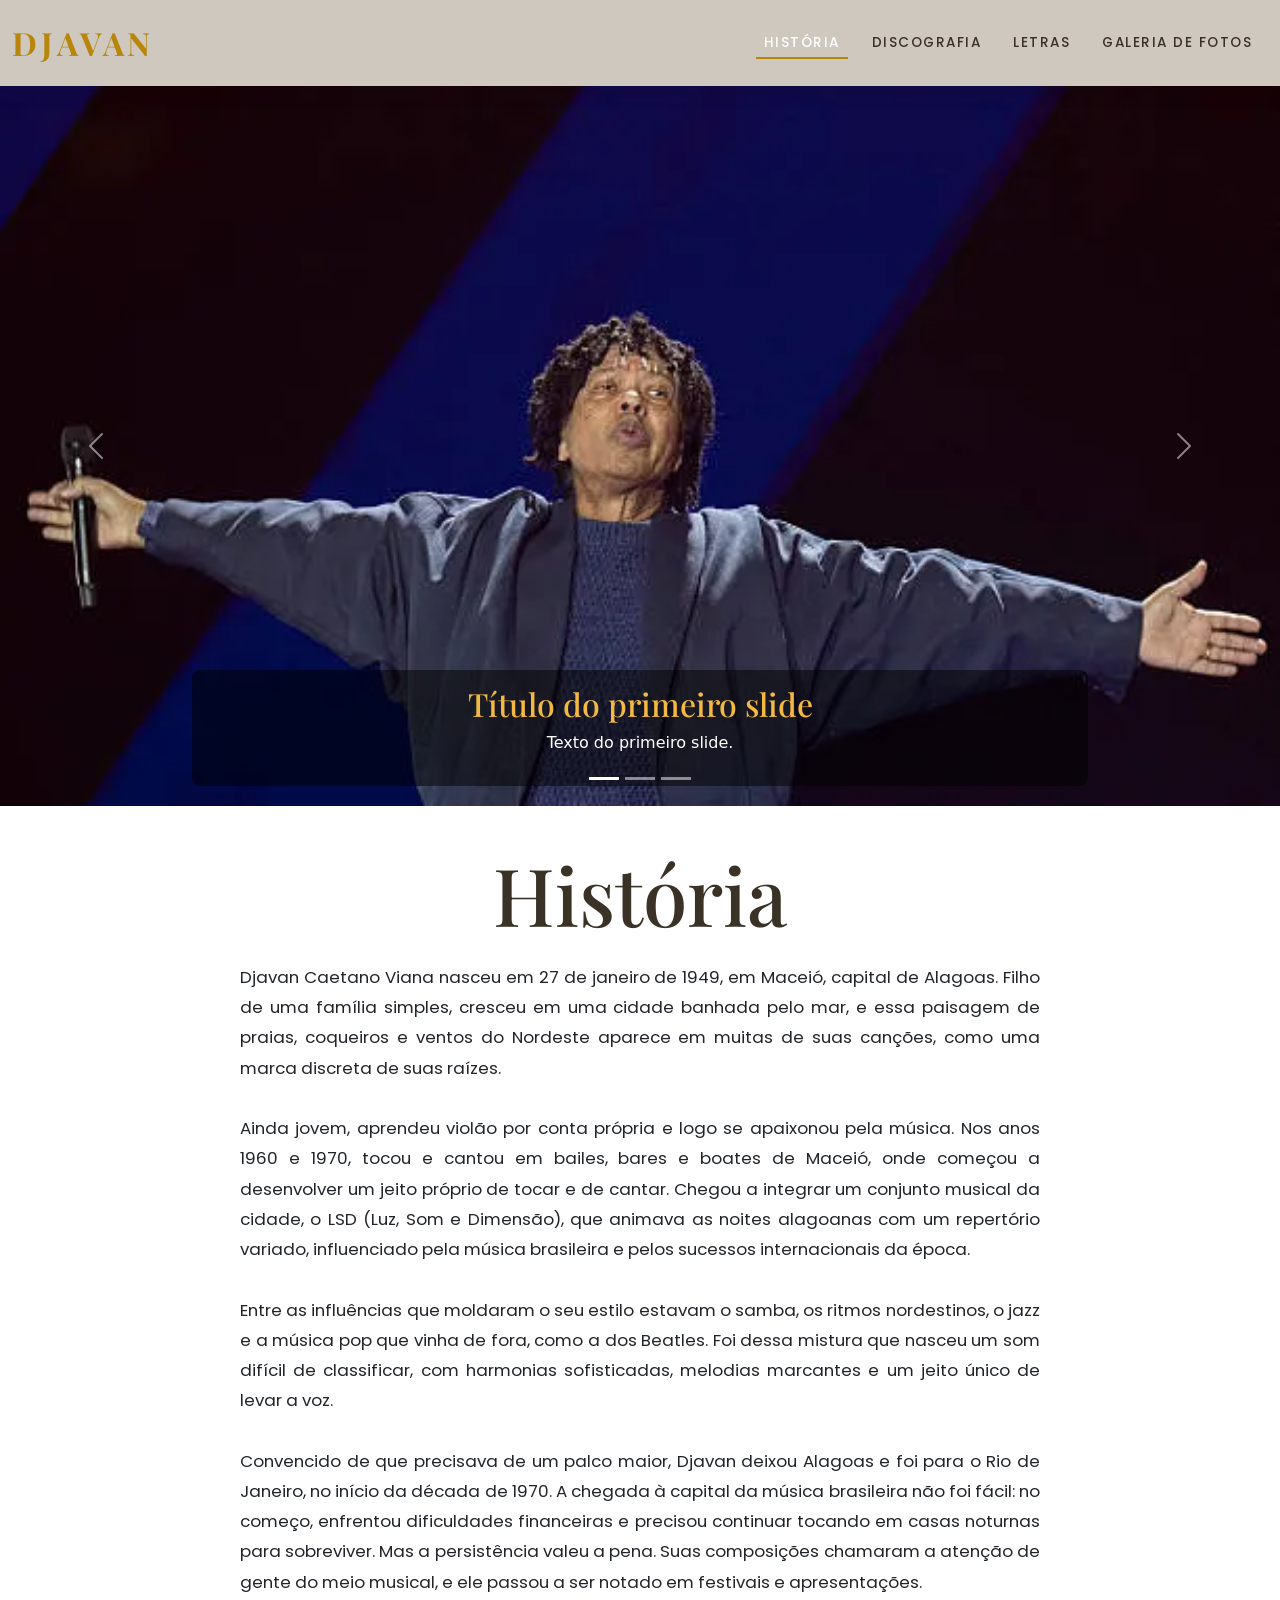
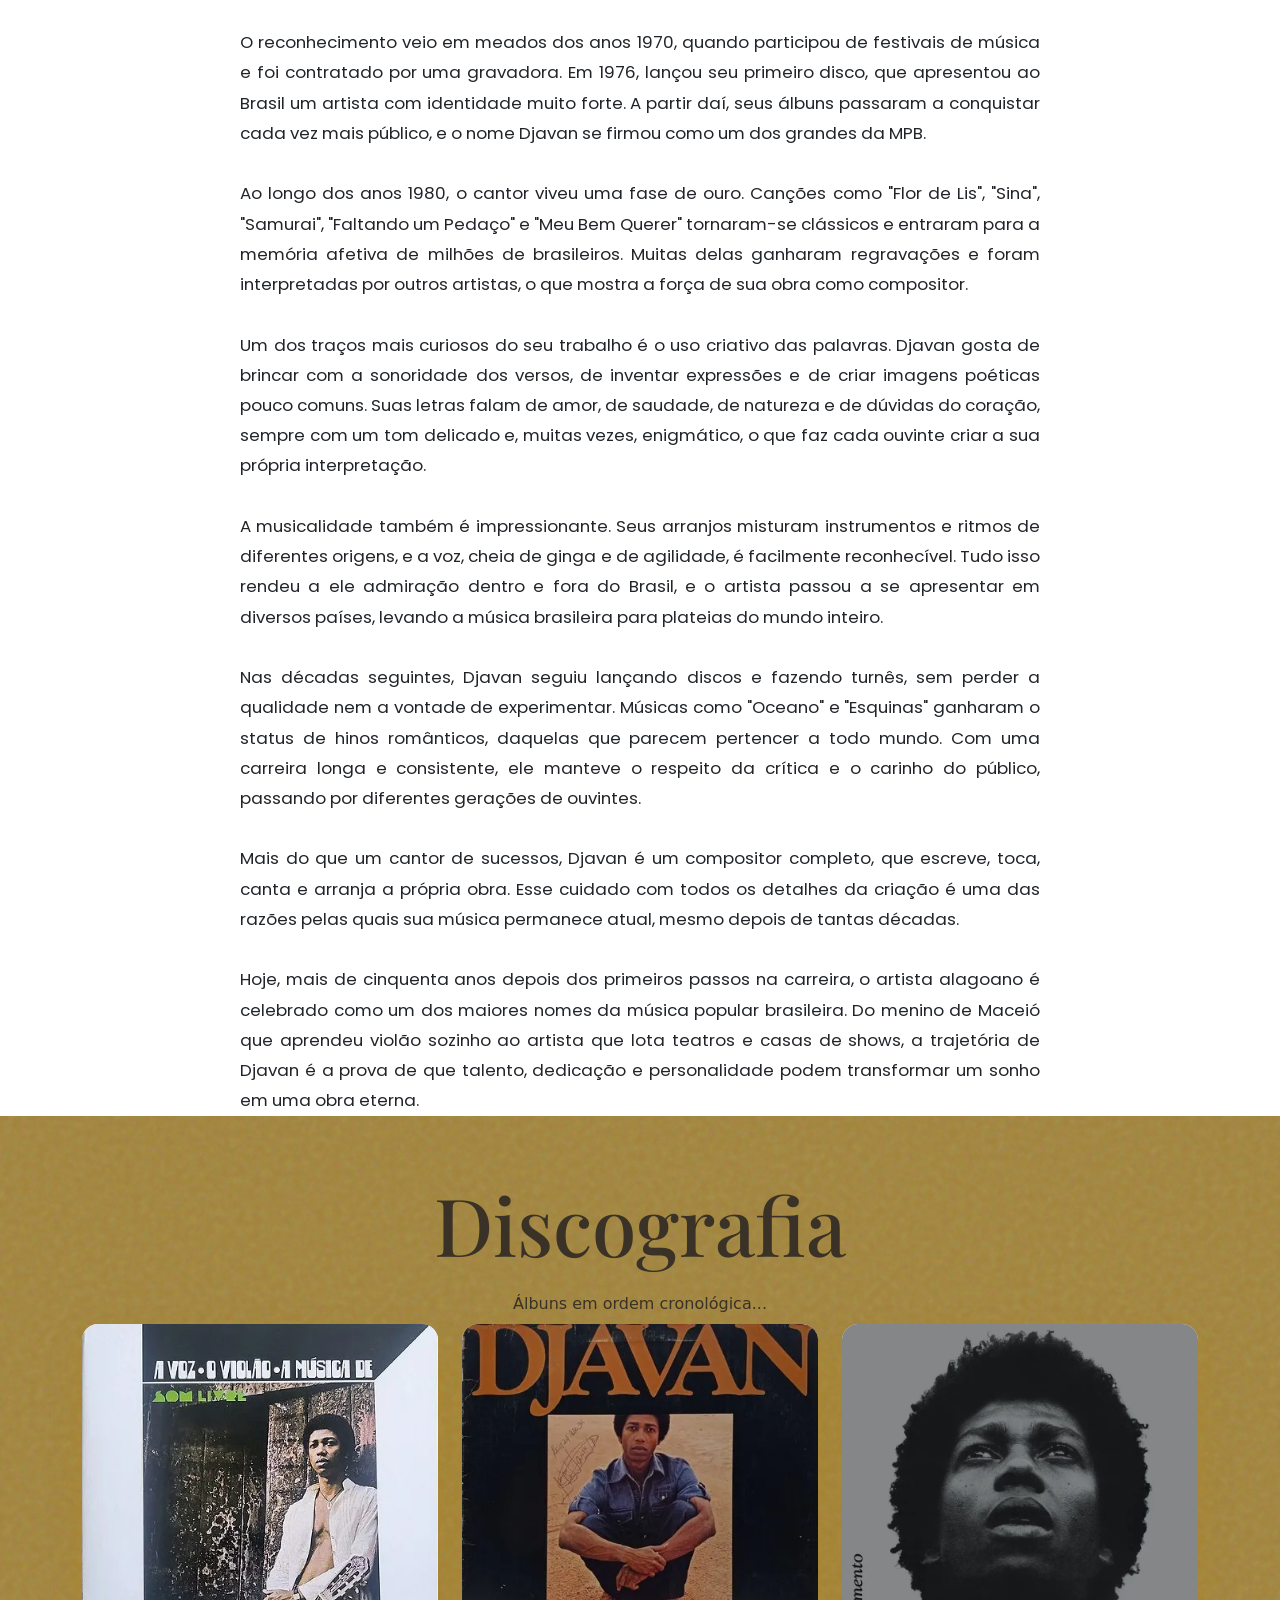
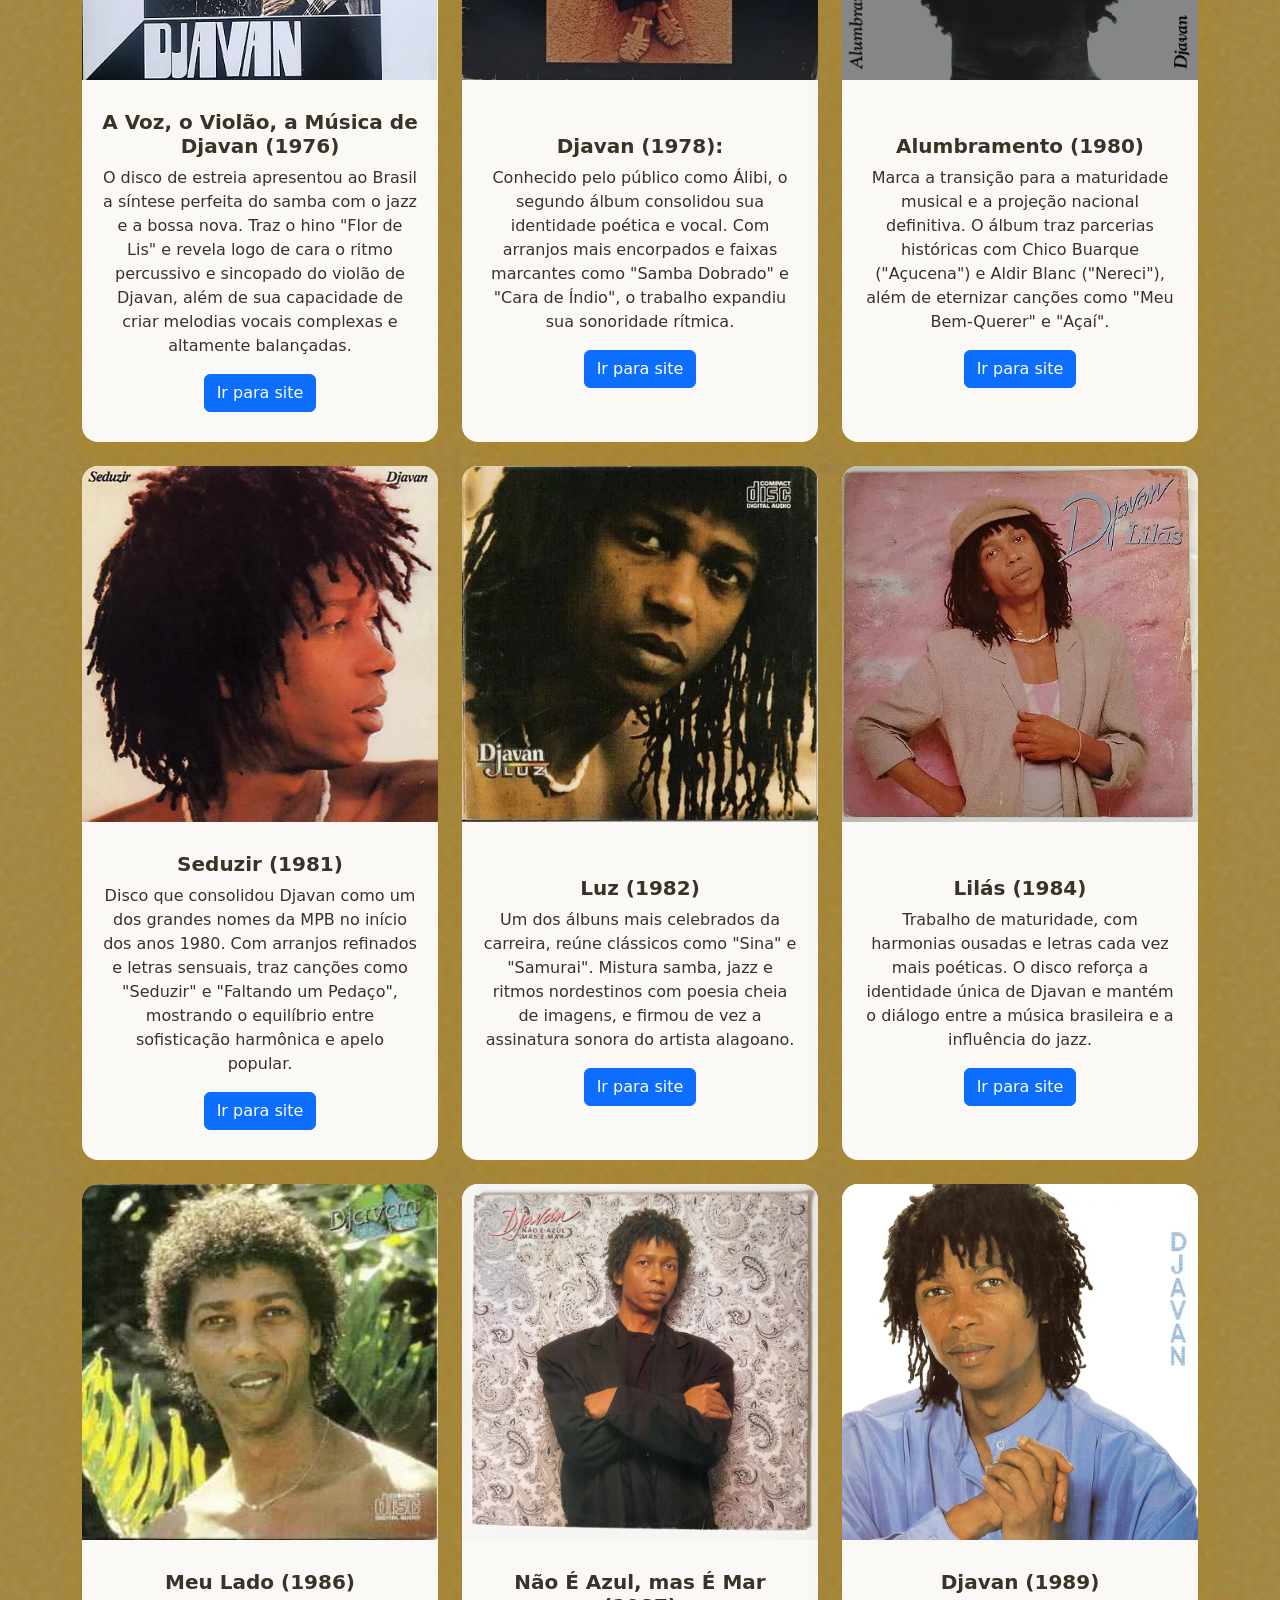
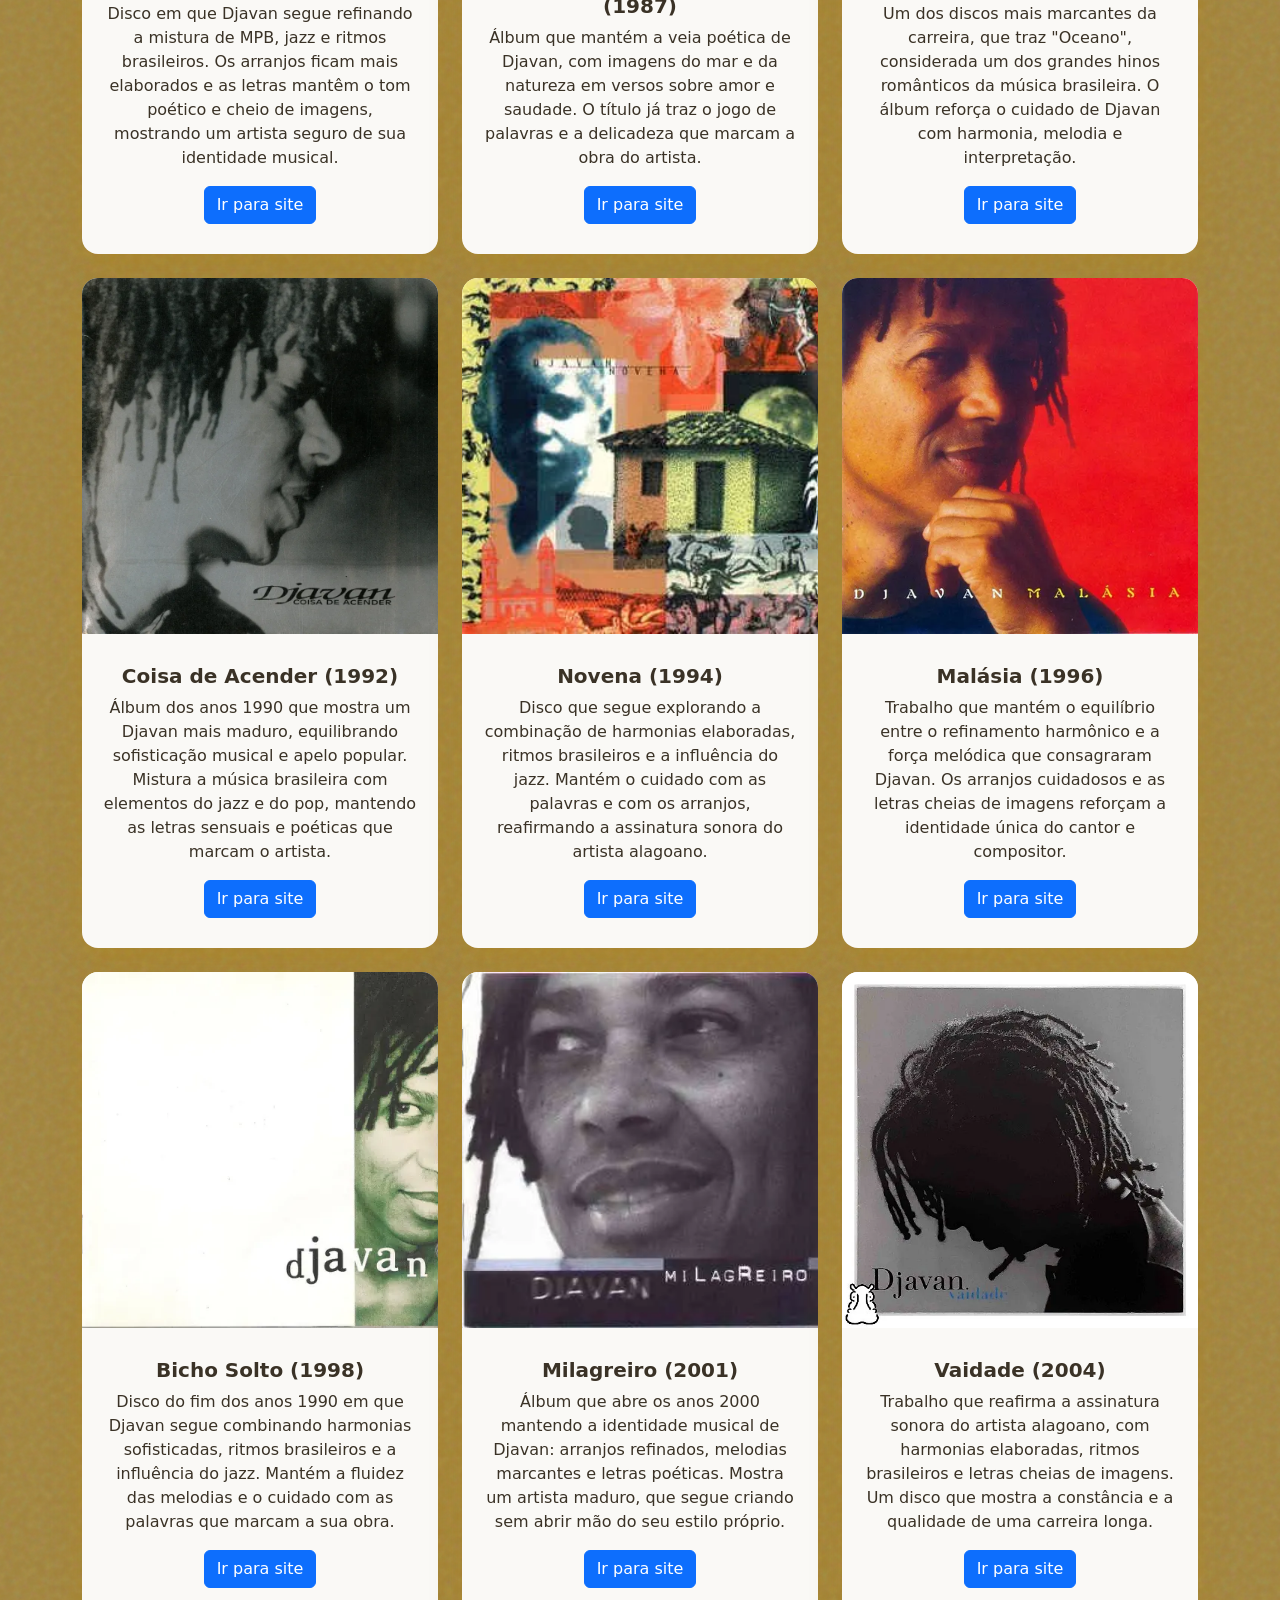
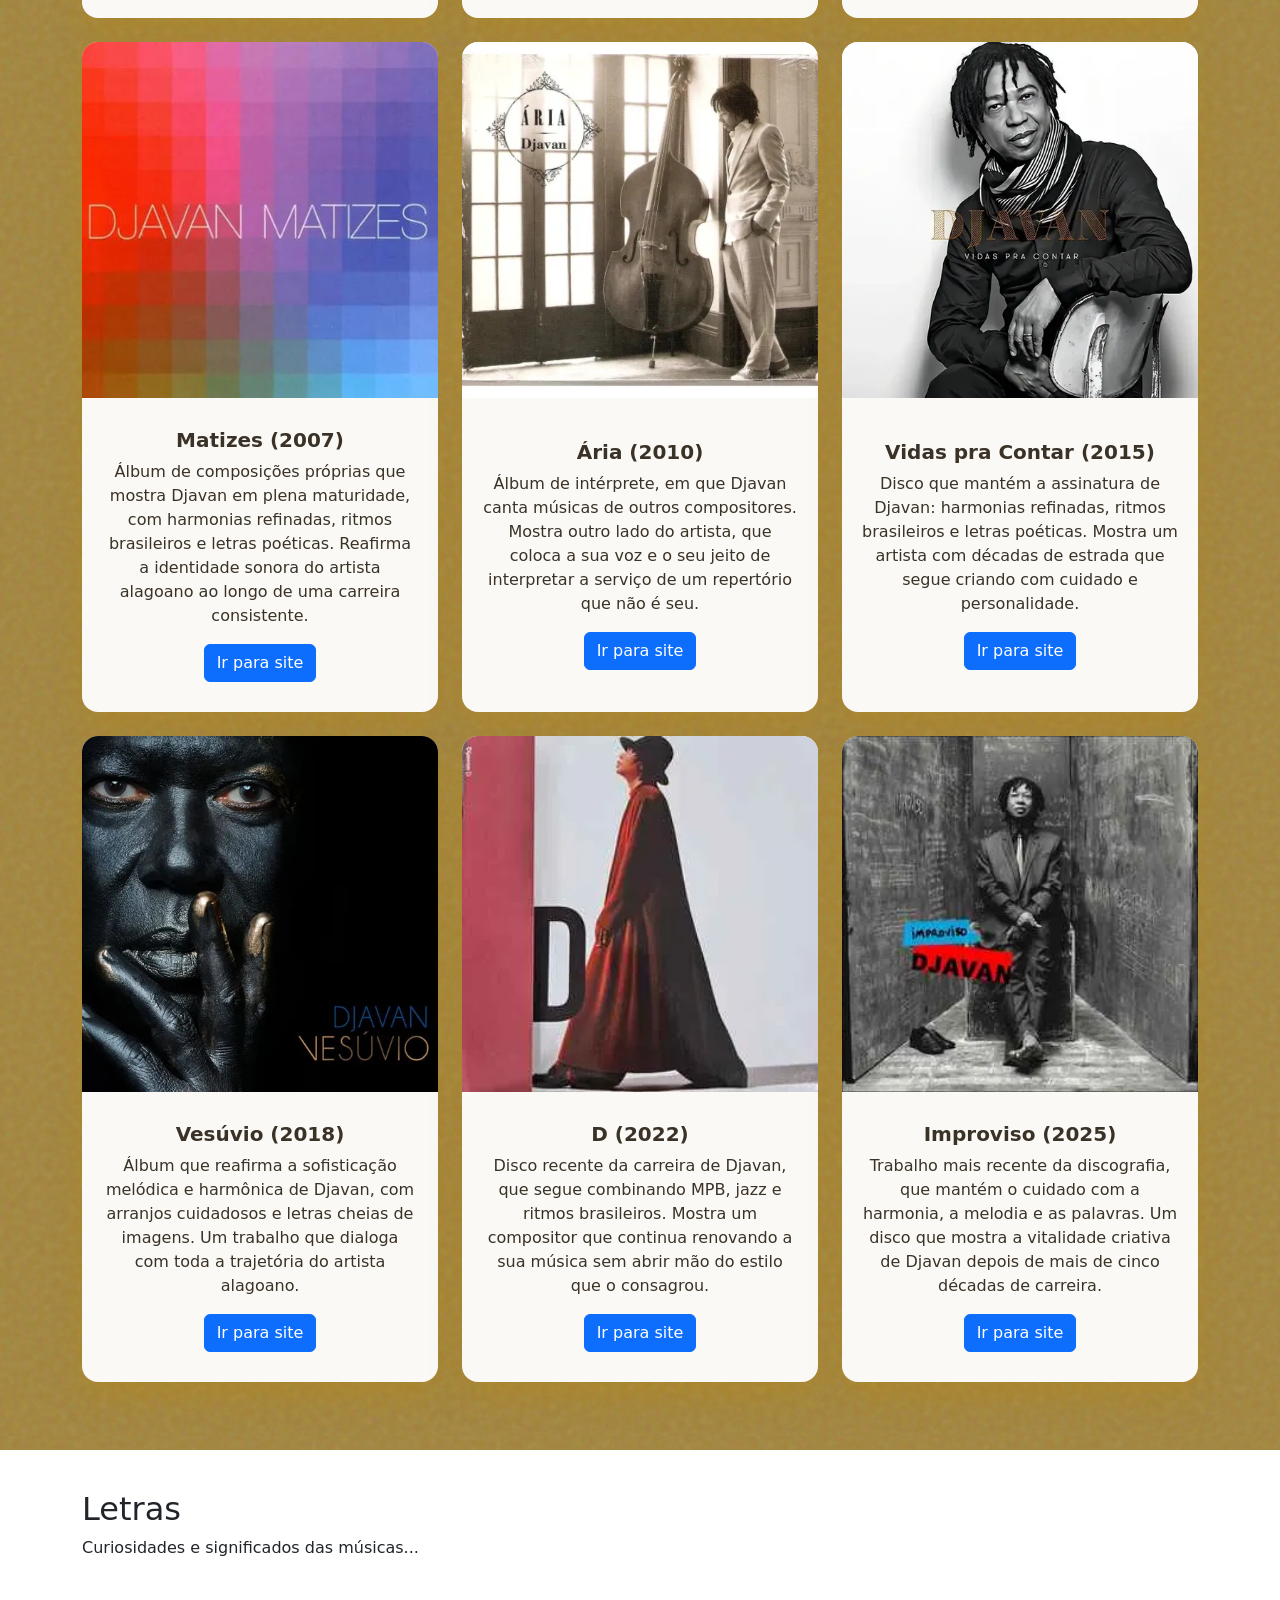
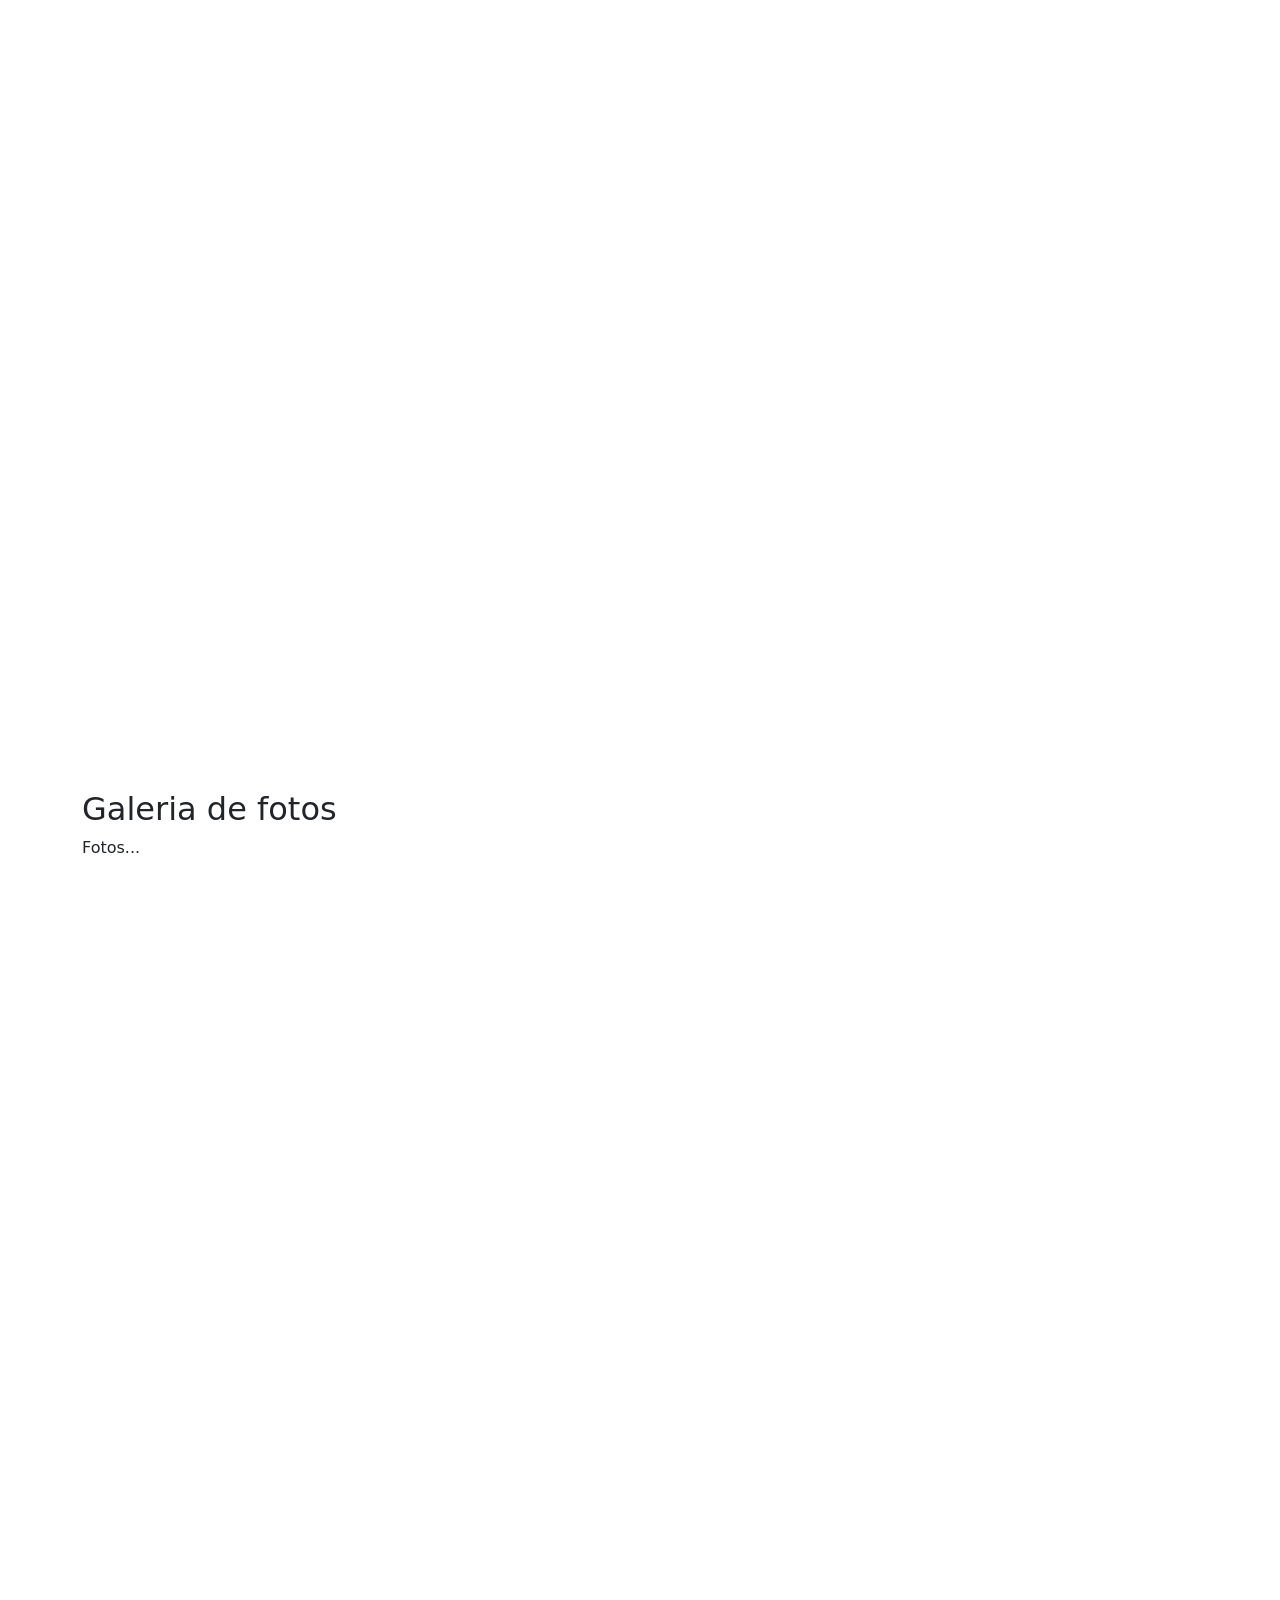
<file: santtdev/index.html>
<!DOCTYPE html>
<html lang="pt-br">
<head>
  <meta charset="UTF-8">
  <meta name="viewport" content="width=device-width, initial-scale=1.0">
  <title>DJAVAN</title>

 
  <link href="https://cdn.jsdelivr.net/npm/bootstrap@5.3.3/dist/css/bootstrap.min.css" rel="stylesheet">
  <link href="https://fonts.googleapis.com/css2?family=Playfair+Display:wght@700&family=Poppins:wght@400;500&display=swap" rel="stylesheet">
  
  <link rel="stylesheet" href="style.css">
</head>
<body>

  <!-- navbar -->
  <nav class="navbar navbar-expand-lg sticky-top" data-bs-theme="dark">
    <div class="container-fluid">
      <a class="navbar-brand" href="#inicio">DJAVAN</a>
      <button class="navbar-toggler" type="button" data-bs-toggle="collapse" data-bs-target="#navbarNavAltMarkup" aria-controls="navbarNavAltMarkup" aria-expanded="false" aria-label="Toggle navigation">
        <span class="navbar-toggler-icon"></span>
      </button>
      <div class="collapse navbar-collapse" id="navbarNavAltMarkup">
        <div class="navbar-nav ms-auto">
          <a class="nav-link active" aria-current="page" href="#historia">História</a>
          <a class="nav-link" href="#discografia">Discografia</a>
          <a class="nav-link" href="#letras">Letras</a>
          <a class="nav-link" href="#galeria">Galeria de fotos</a>
        </div>
      </div>
    </div>
  </nav>

  <!-- carrossel -->
  <div id="inicio">
    <div id="carouselExampleCaptions" class="carousel slide" data-bs-ride="carousel">
      <div class="carousel-indicators">
        <button type="button" data-bs-target="#carouselExampleCaptions" data-bs-slide-to="0" class="active" aria-current="true" aria-label="Slide 1"></button>
        <button type="button" data-bs-target="#carouselExampleCaptions" data-bs-slide-to="1" aria-label="Slide 2"></button>
        <button type="button" data-bs-target="#carouselExampleCaptions" data-bs-slide-to="2" aria-label="Slide 3"></button>
      </div>

      <div class="carousel-inner">
        <div class="carousel-item active">
          <img src="brazilian-singer-songwriter-djavan-performs-during-his-djavanear-50-anos-so-sucessos-tour-at.webp" class="d-block w-100" alt="Djavan em show da turnê 50 anos">
          <div class="carousel-caption d-none d-md-block">
            <h5>Título do primeiro slide</h5>
            <p>Texto do primeiro slide.</p>
          </div>
        </div>

        <div class="carousel-item">
          <img src="djavan_improviso_bis-1920x0-c-default.webp" class="d-block w-100" alt="Djavan em apresentação">
          <div class="carousel-caption d-none d-md-block">
            <h5>Título do segundo slide</h5>
            <p>Texto do segundo slide.</p>
          </div>
        </div>

        <div class="carousel-item">
          
          <img src="rio-de-janeiro-brazil-djavan-performs-at-the-mundo-stage-during-the-rock-in-rio-festival-at.webp" class="d-block w-100" alt="Djavan">
          <div class="carousel-caption d-none d-md-block">
            <h5>Título do terceiro slide</h5>
            <p>Texto do terceiro slide.</p>
          </div>
        </div>
      </div>

      <button class="carousel-control-prev" type="button" data-bs-target="#carouselExampleCaptions" data-bs-slide="prev">
        <span class="carousel-control-prev-icon" aria-hidden="true"></span>
        <span class="visually-hidden">Anterior</span>
      </button>
      <button class="carousel-control-next" type="button" data-bs-target="#carouselExampleCaptions" data-bs-slide="next">
        <span class="carousel-control-next-icon" aria-hidden="true"></span>
        <span class="visually-hidden">Próximo</span>
      </button>
    </div>
  </div>

  <section id="historia" class="container">
    <h1 class = "TXTcomeço">História</h1>
    <p class = "texto-padrao" > Djavan Caetano Viana nasceu em 27 de janeiro de 1949, em Maceió, capital de Alagoas. 
    Filho de uma família simples, cresceu em uma cidade banhada pelo mar, e essa paisagem 
    de praias, coqueiros e ventos do Nordeste aparece em muitas de suas canções, como uma 
    marca discreta de suas raízes.
    <br><br>
    Ainda jovem, aprendeu violão por conta própria e logo se apaixonou pela música. Nos anos 
    1960 e 1970, tocou e cantou em bailes, bares e boates de Maceió, onde começou a 
    desenvolver um jeito próprio de tocar e de cantar. Chegou a integrar um conjunto musical 
    da cidade, o LSD (Luz, Som e Dimensão), que animava as noites alagoanas com um repertório 
    variado, influenciado pela música brasileira e pelos sucessos internacionais da época.
    <br><br>
    Entre as influências que moldaram o seu estilo estavam o samba, os ritmos nordestinos, 
    o jazz e a música pop que vinha de fora, como a dos Beatles. Foi dessa mistura que nasceu 
    um som difícil de classificar, com harmonias sofisticadas, melodias marcantes e um jeito 
    único de levar a voz.
    <br><br>
    Convencido de que precisava de um palco maior, Djavan deixou Alagoas e foi para o Rio de 
    Janeiro, no início da década de 1970. A chegada à capital da música brasileira não foi 
    fácil: no começo, enfrentou dificuldades financeiras e precisou continuar tocando em 
    casas noturnas para sobreviver. Mas a persistência valeu a pena. Suas composições 
    chamaram a atenção de gente do meio musical, e ele passou a ser notado em festivais e 
    apresentações.
    <br><br>
    O reconhecimento veio em meados dos anos 1970, quando participou de festivais de música 
    e foi contratado por uma gravadora. Em 1976, lançou seu primeiro disco, que apresentou ao 
    Brasil um artista com identidade muito forte. A partir daí, seus álbuns passaram a 
    conquistar cada vez mais público, e o nome Djavan se firmou como um dos grandes da MPB.
    <br><br>
    Ao longo dos anos 1980, o cantor viveu uma fase de ouro. Canções como "Flor de Lis", 
    "Sina", "Samurai", "Faltando um Pedaço" e "Meu Bem Querer" tornaram-se clássicos e 
    entraram para a memória afetiva de milhões de brasileiros. Muitas delas ganharam 
    regravações e foram interpretadas por outros artistas, o que mostra a força de sua 
    obra como compositor.
    <br><br>
    Um dos traços mais curiosos do seu trabalho é o uso criativo das palavras. Djavan gosta 
    de brincar com a sonoridade dos versos, de inventar expressões e de criar imagens 
    poéticas pouco comuns. Suas letras falam de amor, de saudade, de natureza e de dúvidas 
    do coração, sempre com um tom delicado e, muitas vezes, enigmático, o que faz cada 
    ouvinte criar a sua própria interpretação.
    <br><br>
    A musicalidade também é impressionante. Seus arranjos misturam instrumentos e ritmos de 
    diferentes origens, e a voz, cheia de ginga e de agilidade, é facilmente reconhecível. 
    Tudo isso rendeu a ele admiração dentro e fora do Brasil, e o artista passou a se 
    apresentar em diversos países, levando a música brasileira para plateias do mundo inteiro.
    <br><br>
    Nas décadas seguintes, Djavan seguiu lançando discos e fazendo turnês, sem perder a 
    qualidade nem a vontade de experimentar. Músicas como "Oceano" e "Esquinas" ganharam 
    o status de hinos românticos, daquelas que parecem pertencer a todo mundo. Com 
    uma carreira longa e consistente, ele manteve o respeito da crítica e o carinho do 
    público, passando por diferentes gerações de ouvintes.
    <br><br>
    Mais do que um cantor de sucessos, Djavan é um compositor completo, que escreve, toca, 
    canta e arranja a própria obra. Esse cuidado com todos os detalhes da criação é uma das 
    razões pelas quais sua música permanece atual, mesmo depois de tantas décadas.
    <br><br>
    Hoje, mais de cinquenta anos depois dos primeiros passos na carreira, o artista alagoano 
    é celebrado como um dos maiores nomes da música popular brasileira. Do menino de Maceió 
    que aprendeu violão sozinho ao artista que lota teatros e casas de shows, a trajetória de 
    Djavan é a prova de que talento, dedicação e personalidade podem transformar um sonho 
    em uma obra eterna.</p>
  </section>
  <!-- lembrar que ao fim de cada secction muda a categoria -->
   <!-- discografia -->
  <section id="discografia" class="container2">
    <h1 class = "TXTcomeço">Discografia</h1>
    <p>Álbuns em ordem cronológica...</p>
<div class="container">
  <div class="row g-4">
    <!-- primeiro álbum -->
    <div class="col-12 col-md-6 col-lg-4">
      <div class="card h-100">
        <img src="album a voz o violao a musica de djavan.webp" class="card-img-top" alt="Capa do álbum A Voz, o Violão, a Música de Djavan">
        <div class="card-body">
          <h5 class="card-title">A Voz, o Violão, a Música de Djavan (1976)</h5>
          <p class="card-text">O disco de estreia apresentou ao Brasil a síntese perfeita do samba com o jazz e a bossa nova. Traz o hino "Flor de Lis" e revela logo de cara o ritmo percussivo e sincopado do violão de Djavan, além de sua capacidade de criar melodias vocais complexas e altamente balançadas.</p>
          <a href="a voz, o violão a musica de djavan.html" class="btn btn-primary">Ir para site</a>
        </div>
      </div>
    </div>
    <!-- segundo álbum -->
    <div class="col-12 col-md-6 col-lg-4">
      <div class="card h-100">
        <img src="djavan 1978.webp" class="card-img-top" alt="Capa do álbum A Voz, o Violão, a Música de Djavan">
        <div class="card-body">
          <h5 class="card-title">Djavan (1978):</h5>
          <p class="card-text">Conhecido pelo público como Álibi, o segundo álbum consolidou sua identidade poética e vocal. Com arranjos mais encorpados e faixas marcantes como "Samba Dobrado" e "Cara de Índio", o trabalho expandiu sua sonoridade rítmica.</p>
          <a href="djavan1978.html" class="btn btn-primary">Ir para site</a>
        </div>
      </div>
    </div>
    <!-- terceiro álbum -->
    <div class="col-12 col-md-6 col-lg-4">
      <div class="card h-100">
        <img src="alumbramento.webp" class="card-img-top" alt="Capa do álbum Alumbramento">
        <div class="card-body">
          <h5 class="card-title">Alumbramento (1980)</h5>
          <p class="card-text">Marca a transição para a maturidade musical e a projeção nacional definitiva. O álbum traz parcerias históricas com Chico Buarque ("Açucena") e Aldir Blanc ("Nereci"), além de eternizar canções como "Meu Bem-Querer" e "Açaí".</p>
          <a href="alumbramento.html" class="btn btn-primary">Ir para site</a>
        </div>
      </div>
    </div>

          <!-- quarto álbum -->
    <div class="col-12 col-md-6 col-lg-4">
      <div class="card h-100">
        <img src="seduzir.webp" class="card-img-top" alt="Capa do álbum Seduzir">
        <div class="card-body">
          <h5 class="card-title">Seduzir (1981)</h5>
          <p class="card-text">Disco que consolidou Djavan como um dos grandes nomes da MPB no início dos anos 1980. Com arranjos refinados e letras sensuais, traz canções como "Seduzir" e "Faltando um Pedaço", mostrando o equilíbrio entre sofisticação harmônica e apelo popular.</p>
          <a href="seduzir.html" class="btn btn-primary">Ir para site</a>
        </div>
      </div>
    </div>

    <!-- quinto álbum -->
    <div class="col-12 col-md-6 col-lg-4">
      <div class="card h-100">
        <img src="luz.webp" class="card-img-top" alt="Capa do álbum Luz">
        <div class="card-body">
          <h5 class="card-title">Luz (1982)</h5>
          <p class="card-text">Um dos álbuns mais celebrados da carreira, reúne clássicos como "Sina" e "Samurai". Mistura samba, jazz e ritmos nordestinos com poesia cheia de imagens, e firmou de vez a assinatura sonora do artista alagoano.</p>
          <a href="luz.html" class="btn btn-primary">Ir para site</a>
        </div>
      </div>
    </div>

    <!-- sexto álbum -->
    <div class="col-12 col-md-6 col-lg-4">
      <div class="card h-100">
        <img src="lilás.webp" class="card-img-top" alt="Capa do álbum Lilás">
        <div class="card-body">
          <h5 class="card-title">Lilás (1984)</h5>
          <p class="card-text">Trabalho de maturidade, com harmonias ousadas e letras cada vez mais poéticas. O disco reforça a identidade única de Djavan e mantém o diálogo entre a música brasileira e a influência do jazz.</p>
          <a href="lilas.html" class="btn btn-primary">Ir para site</a>
        </div>
      </div>
    </div>
        <!-- sétimo álbum -->
    <div class="col-12 col-md-6 col-lg-4">
      <div class="card h-100">
        <img src="meu lado.webp" class="card-img-top" alt="Capa do álbum Meu Lado">
        <div class="card-body">
          <h5 class="card-title">Meu Lado (1986)</h5>
          <p class="card-text">Disco em que Djavan segue refinando a mistura de MPB, jazz e ritmos brasileiros. Os arranjos ficam mais elaborados e as letras mantêm o tom poético e cheio de imagens, mostrando um artista seguro de sua identidade musical.</p>
          <a href="meu-lado.html" class="btn btn-primary">Ir para site</a>
        </div>
      </div>
    </div>

    <!-- oitavo álbum -->
    <div class="col-12 col-md-6 col-lg-4">
      <div class="card h-100">
        <img src="nao-e-azul-mas-e-mar.webp" class="card-img-top" alt="Capa do álbum Não É Azul, mas É Mar">
        <div class="card-body">
          <h5 class="card-title">Não É Azul, mas É Mar (1987)</h5>
          <p class="card-text">Álbum que mantém a veia poética de Djavan, com imagens do mar e da natureza em versos sobre amor e saudade. O título já traz o jogo de palavras e a delicadeza que marcam a obra do artista.</p>
          <a href="nao-e-azul-mas-e-mar.html" class="btn btn-primary">Ir para site</a>
        </div>
      </div>
    </div>

    <!-- nono álbum -->
    <div class="col-12 col-md-6 col-lg-4">
      <div class="card h-100">
        <img src="djavan-1989.webp" class="card-img-top" alt="Capa do álbum Djavan (1989)">
        <div class="card-body">
          <h5 class="card-title">Djavan (1989)</h5>
          <p class="card-text">Um dos discos mais marcantes da carreira, que traz "Oceano", considerada um dos grandes hinos românticos da música brasileira. O álbum reforça o cuidado de Djavan com harmonia, melodia e interpretação.</p>
          <a href="djavan-1989.html" class="btn btn-primary">Ir para site</a>
        </div>
      </div>
    </div>
          <!-- décimo álbum -->
    <div class="col-12 col-md-6 col-lg-4">
      <div class="card h-100">
        <img src="coisa-de-acender.webp" class="card-img-top" alt="Capa do álbum Coisa de Acender">
        <div class="card-body">
          <h5 class="card-title">Coisa de Acender (1992)</h5>
          <p class="card-text">Álbum dos anos 1990 que mostra um Djavan mais maduro, equilibrando sofisticação musical e apelo popular. Mistura a música brasileira com elementos do jazz e do pop, mantendo as letras sensuais e poéticas que marcam o artista.</p>
          <a href="coisa-de-acender.html" class="btn btn-primary">Ir para site</a>
        </div>
      </div>
    </div>

    <!-- décimo primeiro álbum -->
    <div class="col-12 col-md-6 col-lg-4">
      <div class="card h-100">
        <img src="novena.webp" class="card-img-top" alt="Capa do álbum Novena">
        <div class="card-body">
          <h5 class="card-title">Novena (1994)</h5>
          <p class="card-text">Disco que segue explorando a combinação de harmonias elaboradas, ritmos brasileiros e a influência do jazz. Mantém o cuidado com as palavras e com os arranjos, reafirmando a assinatura sonora do artista alagoano.</p>
          <a href="novena.html" class="btn btn-primary">Ir para site</a>
        </div>
      </div>
    </div>

    <!-- décimo segundo álbum -->
    <div class="col-12 col-md-6 col-lg-4">
      <div class="card h-100">
        <img src="malasia.webp" class="card-img-top" alt="Capa do álbum Malásia">
        <div class="card-body">
          <h5 class="card-title">Malásia (1996)</h5>
          <p class="card-text">Trabalho que mantém o equilíbrio entre o refinamento harmônico e a força melódica que consagraram Djavan. Os arranjos cuidadosos e as letras cheias de imagens reforçam a identidade única do cantor e compositor.</p>
          <a href="malasia.html" class="btn btn-primary">Ir para site</a>
        </div>
      </div>
    </div> 
        <!-- décimo terceiro álbum -->
    <div class="col-12 col-md-6 col-lg-4">
      <div class="card h-100">
        <img src="bicho-solto.webp" class="card-img-top" alt="Capa do álbum Bicho Solto">
        <div class="card-body">
          <h5 class="card-title">Bicho Solto (1998)</h5>
          <p class="card-text">Disco do fim dos anos 1990 em que Djavan segue combinando harmonias sofisticadas, ritmos brasileiros e a influência do jazz. Mantém a fluidez das melodias e o cuidado com as palavras que marcam a sua obra.</p>
          <a href="bicho-solto.html" class="btn btn-primary">Ir para site</a>
        </div>
      </div>
    </div>

    <!-- décimo quarto álbum -->
    <div class="col-12 col-md-6 col-lg-4">
      <div class="card h-100">
        <img src="milagreiro.webp" class="card-img-top" alt="Capa do álbum Milagreiro">
        <div class="card-body">
          <h5 class="card-title">Milagreiro (2001)</h5>
          <p class="card-text">Álbum que abre os anos 2000 mantendo a identidade musical de Djavan: arranjos refinados, melodias marcantes e letras poéticas. Mostra um artista maduro, que segue criando sem abrir mão do seu estilo próprio.</p>
          <a href="milagreiro.html" class="btn btn-primary">Ir para site</a>
        </div>
      </div>
    </div>

    <!-- décimo quinto álbum -->
    <div class="col-12 col-md-6 col-lg-4">
      <div class="card h-100">
        <img src="vaidade.webp" class="card-img-top" alt="Capa do álbum Vaidade">
        <div class="card-body">
          <h5 class="card-title">Vaidade (2004)</h5>
          <p class="card-text">Trabalho que reafirma a assinatura sonora do artista alagoano, com harmonias elaboradas, ritmos brasileiros e letras cheias de imagens. Um disco que mostra a constância e a qualidade de uma carreira longa.</p>
          <a href="vaidade.html" class="btn btn-primary">Ir para site</a>
        </div>
      </div>
    </div>

        <!-- décimo sexto álbum -->
    <div class="col-12 col-md-6 col-lg-4">
      <div class="card h-100">
        <img src="matizes.webp" class="card-img-top" alt="Capa do álbum Matizes">
        <div class="card-body">
          <h5 class="card-title">Matizes (2007)</h5>
          <p class="card-text">Álbum de composições próprias que mostra Djavan em plena maturidade, com harmonias refinadas, ritmos brasileiros e letras poéticas. Reafirma a identidade sonora do artista alagoano ao longo de uma carreira consistente.</p>
          <a href="matizes.html" class="btn btn-primary">Ir para site</a>
        </div>
      </div>
    </div>

    <!-- décimo sétimo álbum -->
    <div class="col-12 col-md-6 col-lg-4">
      <div class="card h-100">
        <img src="aria.webp" class="card-img-top" alt="Capa do álbum Ária">
        <div class="card-body">
          <h5 class="card-title">Ária (2010)</h5>
          <p class="card-text">Álbum de intérprete, em que Djavan canta músicas de outros compositores. Mostra outro lado do artista, que coloca a sua voz e o seu jeito de interpretar a serviço de um repertório que não é seu.</p>
          <a href="aria.html" class="btn btn-primary">Ir para site</a>
         </div>
      </div>
    </div>
         <!-- décimo nono álbum -->
    <div class="col-12 col-md-6 col-lg-4">
      <div class="card h-100">
        <img src="vidas-pra-contar.webp" class="card-img-top" alt="Capa do álbum Vidas pra Contar">
        <div class="card-body">
          <h5 class="card-title">Vidas pra Contar (2015)</h5>
          <p class="card-text">Disco que mantém a assinatura de Djavan: harmonias refinadas, ritmos brasileiros e letras poéticas. Mostra um artista com décadas de estrada que segue criando com cuidado e personalidade.</p>
          <a href="vidas-pra-contar.html" class="btn btn-primary">Ir para site</a>
        </div>
      </div>
    </div>

    <!-- vigésimo álbum -->
    <div class="col-12 col-md-6 col-lg-4">
      <div class="card h-100">
        <img src="vesuvio.webp" class="card-img-top" alt="Capa do álbum Vesúvio">
        <div class="card-body">
          <h5 class="card-title">Vesúvio (2018)</h5>
          <p class="card-text">Álbum que reafirma a sofisticação melódica e harmônica de Djavan, com arranjos cuidadosos e letras cheias de imagens. Um trabalho que dialoga com toda a trajetória do artista alagoano.</p>
          <a href="vesuvio.html" class="btn btn-primary">Ir para site</a>
        </div>
      </div>
    </div>

    <!-- vigésimo primeiro álbum -->
    <div class="col-12 col-md-6 col-lg-4">
      <div class="card h-100">
        <img src="d.webp" class="card-img-top" alt="Capa do álbum D">
        <div class="card-body">
          <h5 class="card-title">D (2022)</h5>
          <p class="card-text">Disco recente da carreira de Djavan, que segue combinando MPB, jazz e ritmos brasileiros. Mostra um compositor que continua renovando a sua música sem abrir mão do estilo que o consagrou.</p>
          <a href="d.html" class="btn btn-primary">Ir para site</a>
        </div>
      </div>
    </div>

    <!-- vigésimo segundo álbum -->
    <div class="col-12 col-md-6 col-lg-4">
      <div class="card h-100">
        <img src="improviso.webp" class="card-img-top" alt="Capa do álbum Improviso">
        <div class="card-body">
          <h5 class="card-title">Improviso (2025)</h5>
          <p class="card-text">Trabalho mais recente da discografia, que mantém o cuidado com a harmonia, a melodia e as palavras. Um disco que mostra a vitalidade criativa de Djavan depois de mais de cinco décadas de carreira.</p>
          <a href="improviso.html" class="btn btn-primary">Ir para site</a>
        </div>
      </div>
    </div>


  </div>  
</div>

  </section>

  <section id="letras" class="container">
    <h2>Letras</h2>
    <p>Curiosidades e significados das músicas...</p>
  </section>

  <section id="galeria" class="container">
    <h2>Galeria de fotos</h2>
    <p>Fotos...</p>
  </section>


  <script src="https://cdn.jsdelivr.net/npm/bootstrap@5.3.3/dist/js/bootstrap.bundle.min.js"></script>
</body>
</html>
</file>
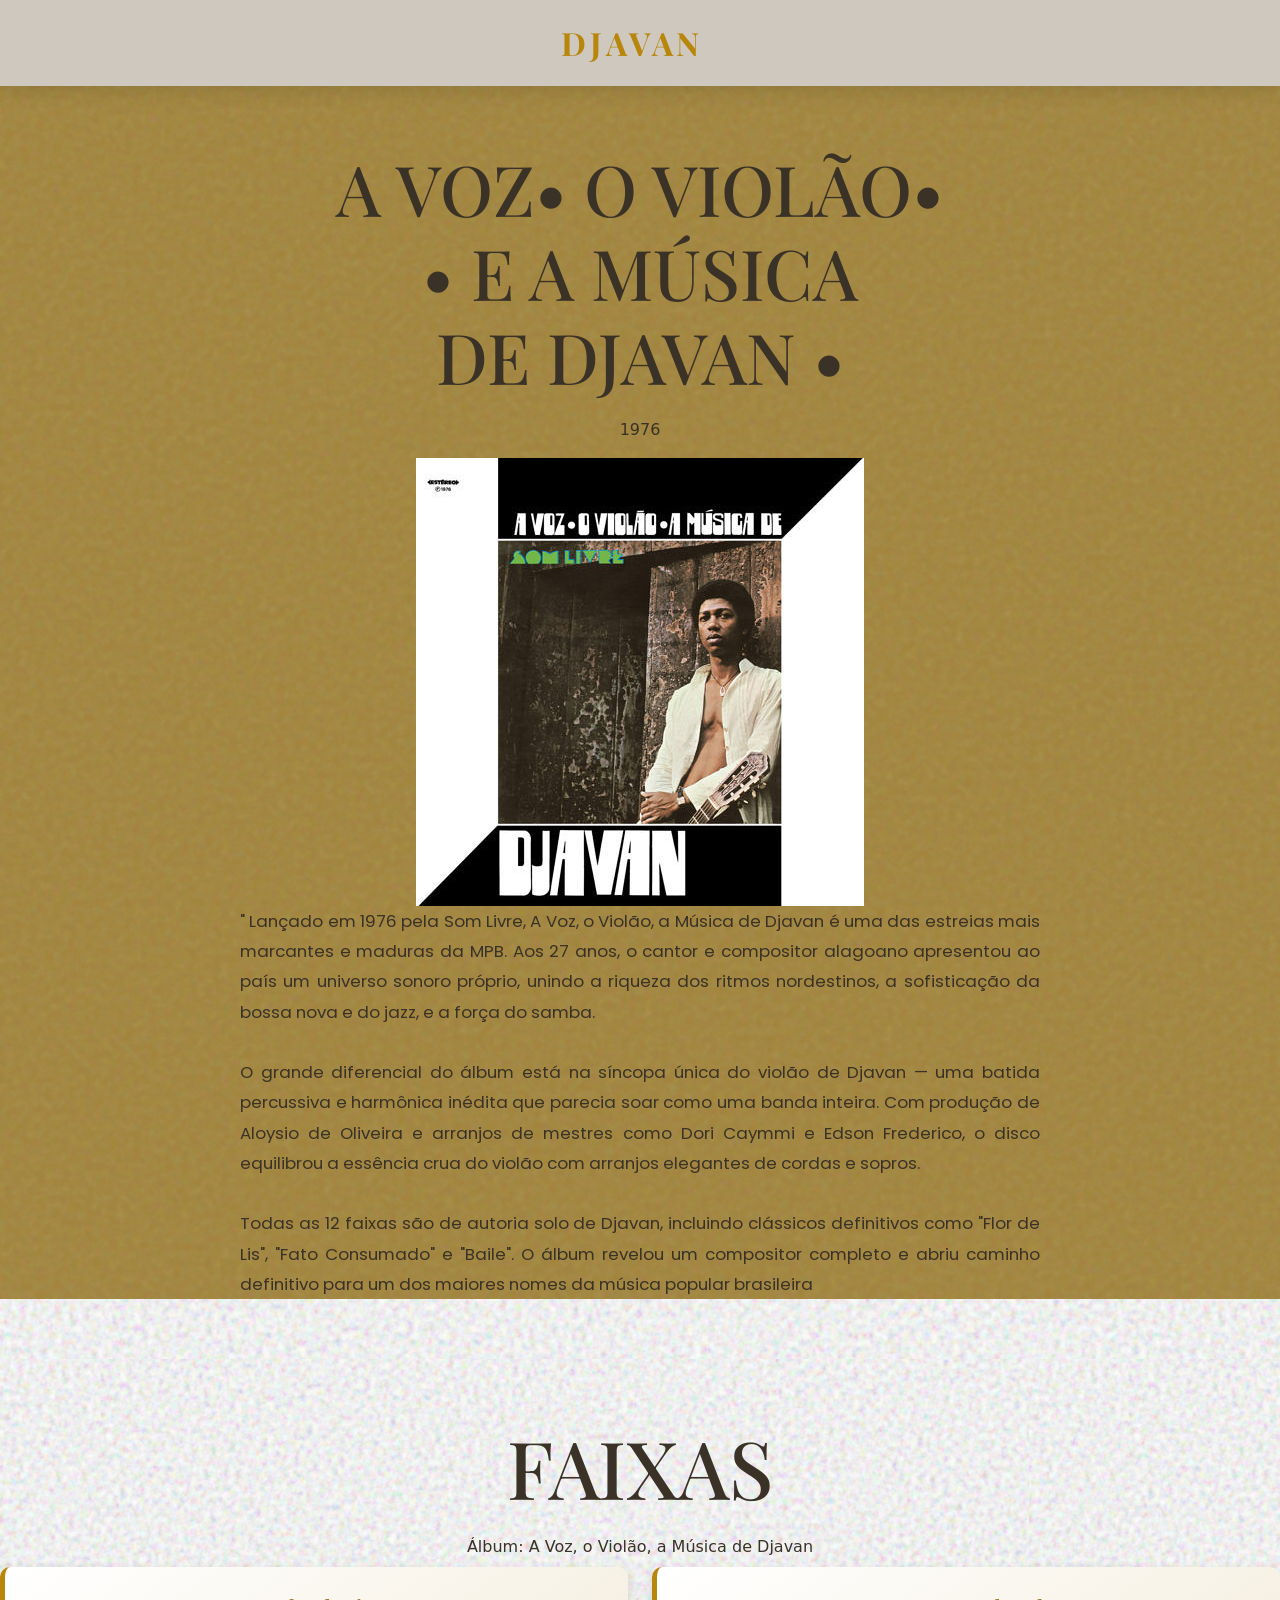
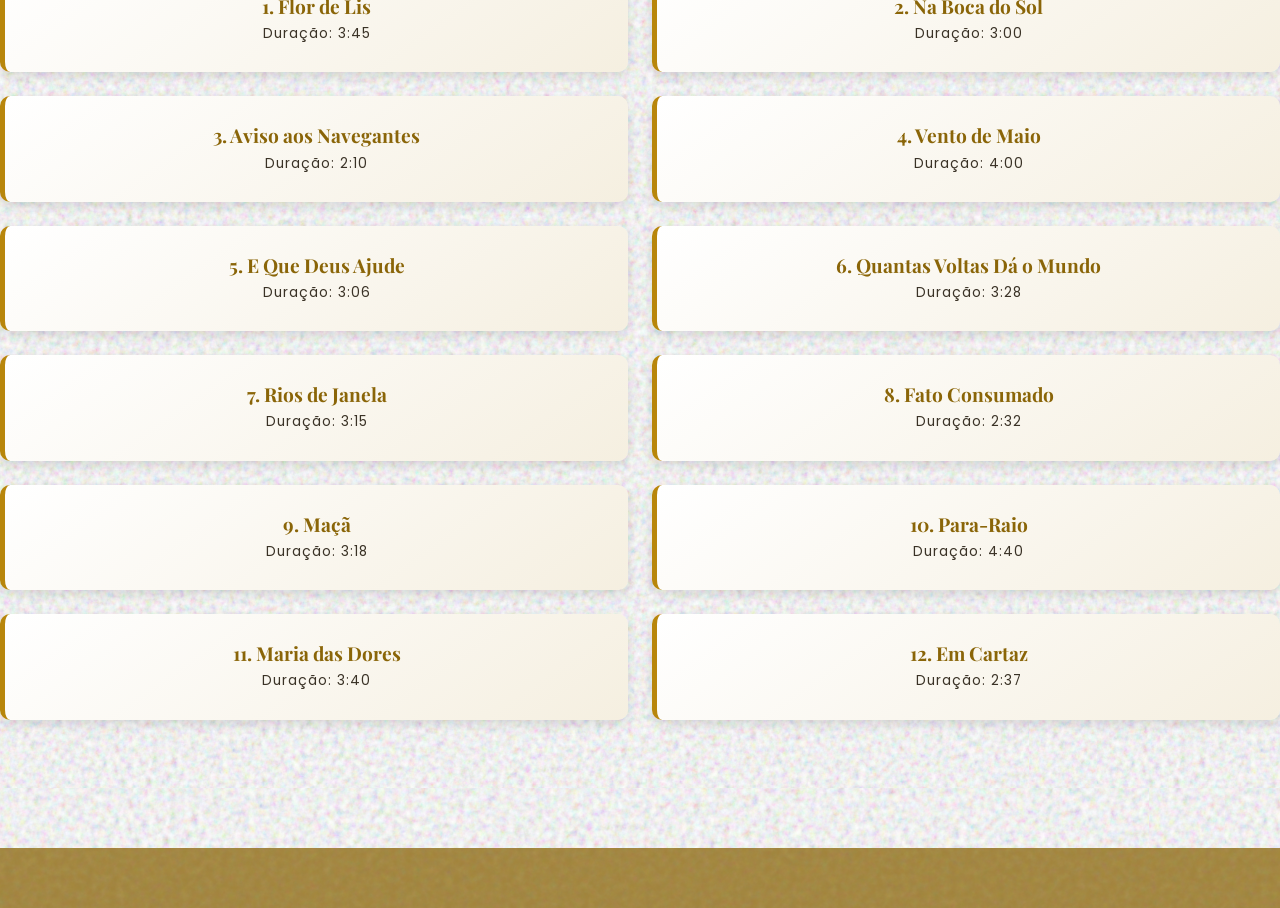
<file: santtdev/a voz, o violão a musica de djavan.html>
<!DOCTYPE html>
<html lang="pt">
<head>
    <meta charset="UTF-8">
    <meta name="viewport" content="width=device-width, initial-scale=1.0">
    <title>A Voz, o Violão e a Música de Djavan</title>
  <link href="https://cdn.jsdelivr.net/npm/bootstrap@5.3.3/dist/css/bootstrap.min.css" rel="stylesheet">
  <link href="https://fonts.googleapis.com/css2?family=Playfair+Display:wght@700&family=Poppins:wght@400;500&display=swap" rel="stylesheet">
  

  <link rel="stylesheet" href="style.css">

</head>
<body>
      <nav class="navbar navbar-expand-lg sticky-top">
  <div class="container-fluid justify-content-center">
    <a class="navbar-brand" href="index.html">DJAVAN</a>
   </div>
</nav> 
      <section id="discografia" class="container2">
    <h1 class = "TXTcomeçoDSC">A VOZ• O VIOLÃO•  <BR> • E A MÚSICA <BR>DE DJAVAN • </h1>
    <p>1976</p>

    <img src="a_voz_o_violao_a_musica_de_djavan-448x0-c-default.jpg" alt="album 1" class="album 1">
<p class = "texto-padrao">" Lançado em 1976 pela Som Livre, A Voz, o Violão, a Música de Djavan é uma das estreias mais marcantes e maduras da MPB. Aos 27 anos, o cantor e compositor alagoano apresentou ao país um universo sonoro próprio, unindo a riqueza dos ritmos nordestinos, a sofisticação da bossa nova e do jazz, e a força do samba.
    <br><br>
O grande diferencial do álbum está na síncopa única do violão de Djavan — uma batida percussiva e harmônica inédita que parecia soar como uma banda inteira. Com produção de Aloysio de Oliveira e arranjos de mestres como Dori Caymmi e Edson Frederico, o disco equilibrou a essência crua do violão com arranjos elegantes de cordas e sopros.
<br><br>
Todas as 12 faixas são de autoria solo de Djavan, incluindo clássicos definitivos como "Flor de Lis", "Fato Consumado" e "Baile". O álbum revelou um compositor completo e abriu caminho definitivo para um dos maiores nomes da música popular brasileira</p>

<div class="container3">
  <div class="container3">
  <h1 class="TXTcomeço">FAIXAS</h1>
  <p>Álbum: A Voz, o Violão, a Música de Djavan</p>

  <div class="row g-4 lista-faixas">

    <div class="col-md-6">
      <div class="card h-100">
        <div class="card-body">
          <h5 class="card-title">1. Flor de Lis</h5>
          <p class="card-text">Duração: 3:45</p>
        </div>
      </div>
    </div>

    <div class="col-md-6">
      <div class="card h-100">
        <div class="card-body">
          <h5 class="card-title">2. Na Boca do Sol</h5>
          <p class="card-text">Duração: 3:00</p>
        </div>
      </div>
    </div>

    <div class="col-md-6">
      <div class="card h-100">
        <div class="card-body">
          <h5 class="card-title">3. Aviso aos Navegantes</h5>
          <p class="card-text">Duração: 2:10</p>
        </div>
      </div>
    </div>

    <div class="col-md-6">
      <div class="card h-100">
        <div class="card-body">
          <h5 class="card-title">4. Vento de Maio</h5>
          <p class="card-text">Duração: 4:00</p>
        </div>
      </div>
    </div>

    <div class="col-md-6">
      <div class="card h-100">
        <div class="card-body">
          <h5 class="card-title">5. E Que Deus Ajude</h5>
          <p class="card-text">Duração: 3:06</p>
        </div>
      </div>
    </div>

    <div class="col-md-6">
      <div class="card h-100">
        <div class="card-body">
          <h5 class="card-title">6. Quantas Voltas Dá o Mundo</h5>
          <p class="card-text">Duração: 3:28</p>
        </div>
      </div>
    </div>

    <div class="col-md-6">
      <div class="card h-100">
        <div class="card-body">
          <h5 class="card-title">7. Rios de Janela</h5>
          <p class="card-text">Duração: 3:15</p>
        </div>
      </div>
    </div>

    <div class="col-md-6">
      <div class="card h-100">
        <div class="card-body">
          <h5 class="card-title">8. Fato Consumado</h5>
          <p class="card-text">Duração: 2:32</p>
        </div>
      </div>
    </div>

    <div class="col-md-6">
      <div class="card h-100">
        <div class="card-body">
          <h5 class="card-title">9. Maçã</h5>
          <p class="card-text">Duração: 3:18</p>
        </div>
      </div>
    </div>

    <div class="col-md-6">
      <div class="card h-100">
        <div class="card-body">
          <h5 class="card-title">10. Para-Raio</h5>
          <p class="card-text">Duração: 4:40</p>
        </div>
      </div>
    </div>

    <div class="col-md-6">
      <div class="card h-100">
        <div class="card-body">
          <h5 class="card-title">11. Maria das Dores</h5>
          <p class="card-text">Duração: 3:40</p>
        </div>
      </div>
    </div>

    <div class="col-md-6">
      <div class="card h-100">
        <div class="card-body">
          <h5 class="card-title">12. Em Cartaz</h5>
          <p class="card-text">Duração: 2:37</p>
        </div>
      </div>
    </div>

  </div> <!-- fecha lista-faixas -->
</div> <!-- fecha container3 -->

</section>



</body>
</html>

</body>
</html>
</file>
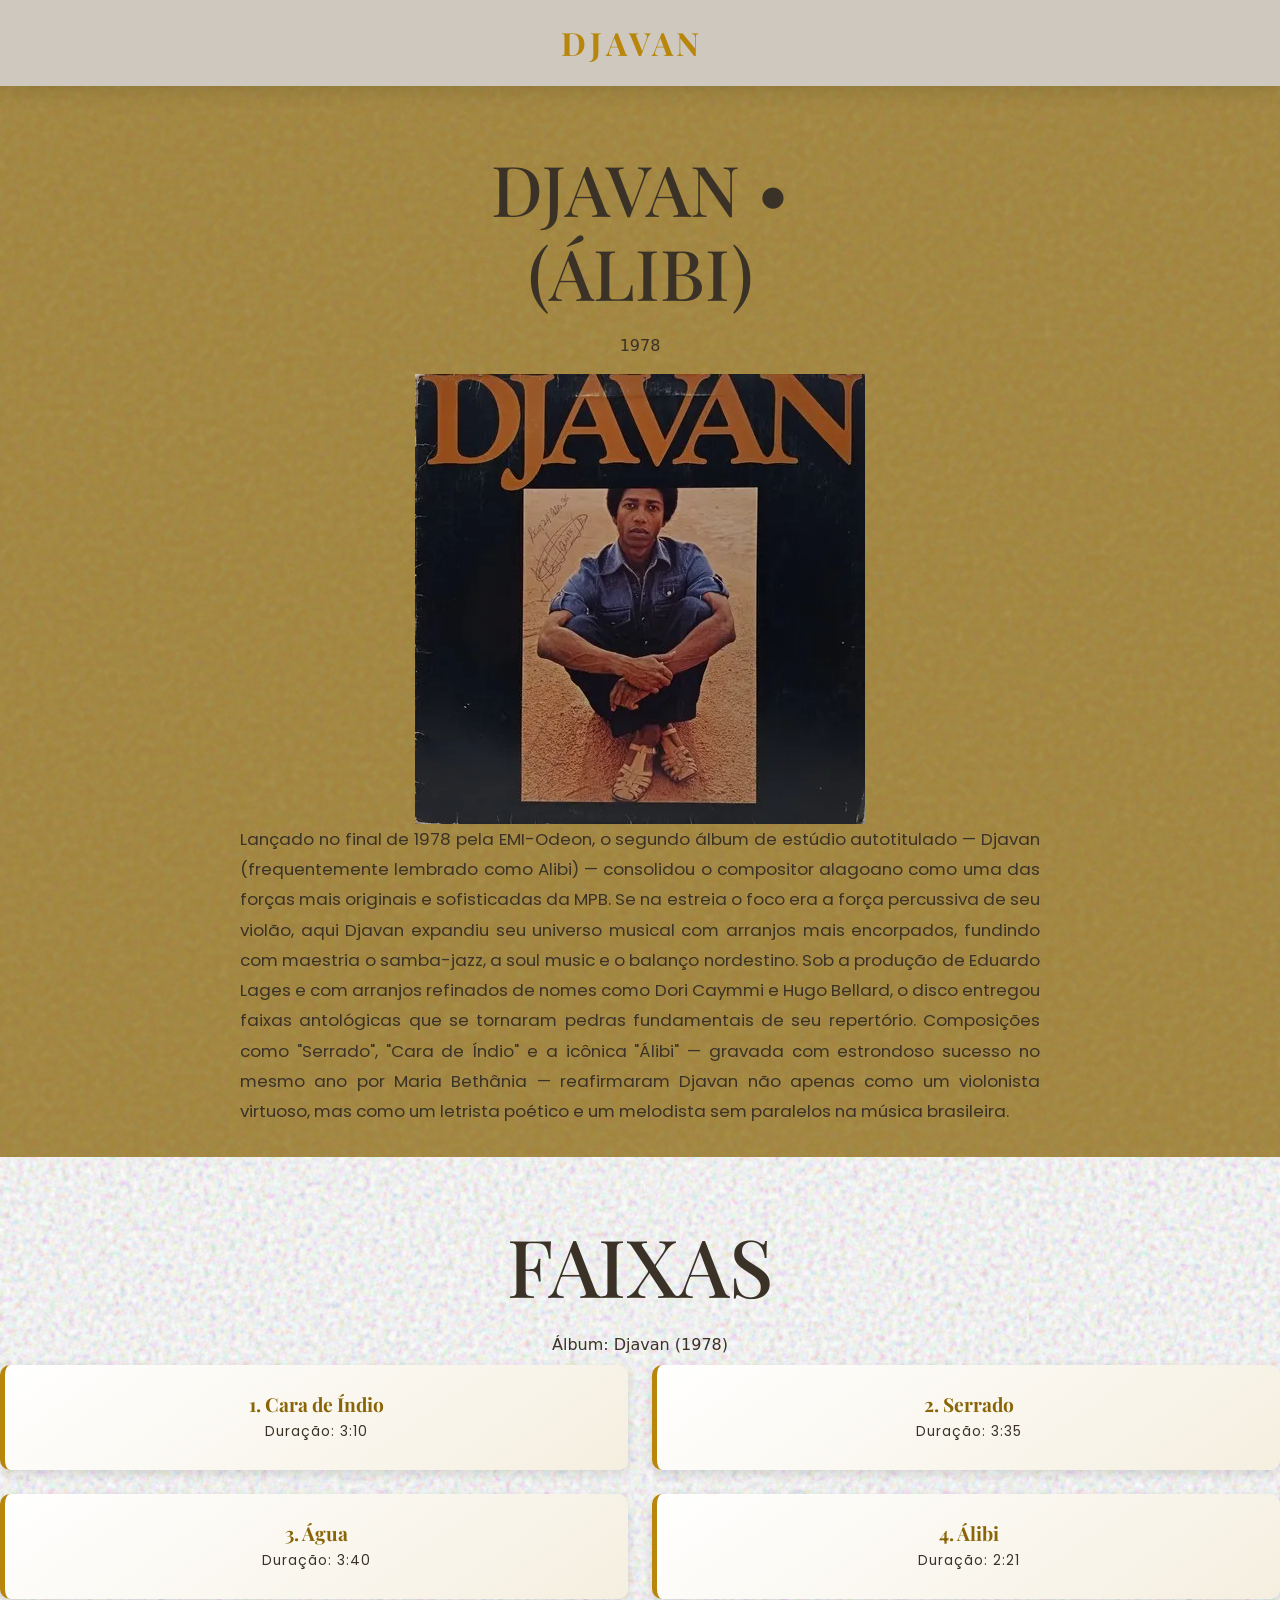
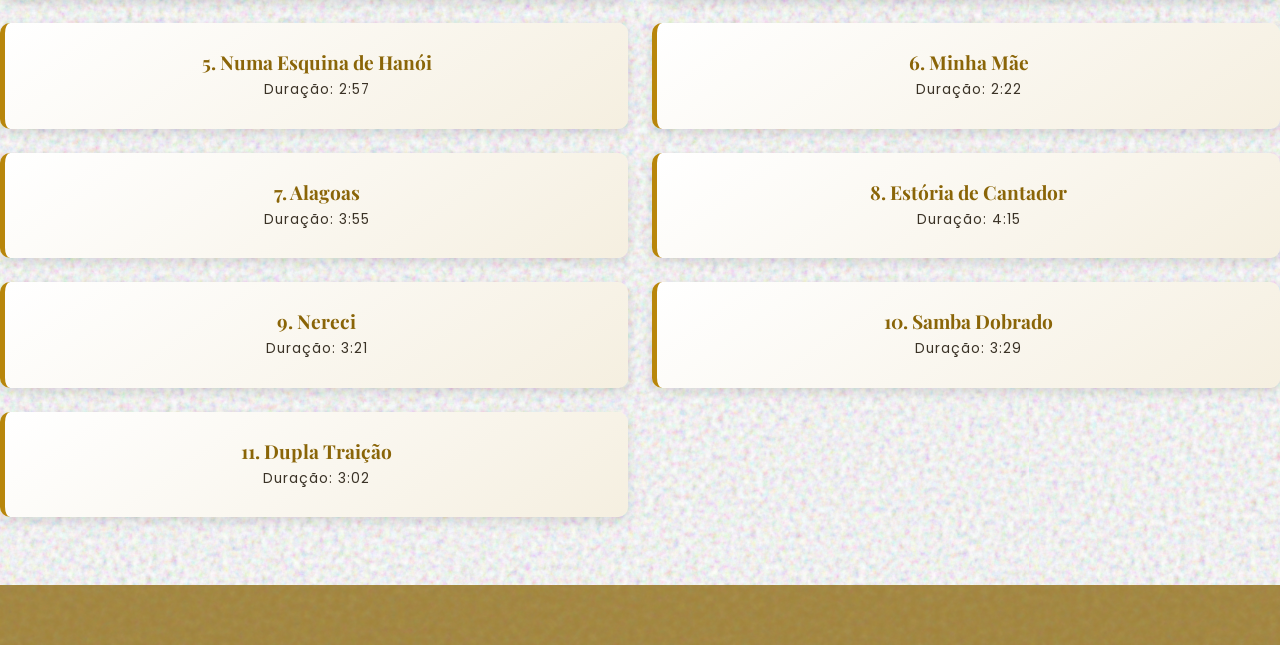
<file: santtdev/Djavan1978.html>
<!DOCTYPE html>
<html lang="pt-br">
<head>
  <meta charset="UTF-8">
  <meta name="viewport" content="width=device-width, initial-scale=1.0">
  <title>Djavan (1978)</title>
  <link href="https://cdn.jsdelivr.net/npm/bootstrap@5.3.3/dist/css/bootstrap.min.css" rel="stylesheet">
  <link href="https://fonts.googleapis.com/css2?family=Playfair+Display:wght@700&family=Poppins:wght@400;500&display=swap" rel="stylesheet">
  <link rel="stylesheet" href="style.css">
</head>
<body>

  <nav class="navbar navbar-expand-lg sticky-top">
    <div class="container-fluid justify-content-center">
      <a class="navbar-brand" href="index.html">DJAVAN</a>
    </div>
  </nav>

  <section id="discografia" class="container2">
    <h1 class="TXTcomeçoDSC">DJAVAN •<br>(ÁLIBI)</h1>
    <p>1978</p>

    <img src="djavan 1978.webp" alt="Capa do álbum Djavan (1978)" class="capa-album">

    <p class="texto-padrao">
      Lançado no final de 1978 pela EMI-Odeon, o segundo álbum de estúdio autotitulado — Djavan (frequentemente lembrado como Alibi) — consolidou o compositor alagoano como uma das forças mais originais e sofisticadas da MPB. Se na estreia o foco era a força percussiva de seu violão, aqui Djavan expandiu seu universo musical com arranjos mais encorpados, fundindo com maestria o samba-jazz, a soul music e o balanço nordestino.

     Sob a produção de Eduardo Lages e com arranjos refinados de nomes como Dori Caymmi e Hugo Bellard, o disco entregou faixas antológicas que se tornaram pedras fundamentais de seu repertório. Composições como "Serrado", "Cara de Índio" e a icônica "Álibi" — gravada com estrondoso sucesso no mesmo ano por Maria Bethânia — reafirmaram Djavan não apenas como um violonista virtuoso, mas como um letrista poético e um melodista sem paralelos na música brasileira.
      <br><br>
      
    </p>

    <div class="container3">
      <h1 class="TXTcomeço">FAIXAS</h1>
      <p>Álbum: Djavan (1978)</p>

      <div class="row g-4 lista-faixas">

        <div class="col-md-6">
          <div class="card h-100">
            <div class="card-body">
              <h5 class="card-title">1. Cara de Índio</h5>
              <p class="card-text">Duração: 3:10</p>
            </div>
          </div>
        </div>

        <div class="col-md-6">
          <div class="card h-100">
            <div class="card-body">
              <h5 class="card-title">2. Serrado</h5>
              <p class="card-text">Duração: 3:35</p>
            </div>
          </div>
        </div>

        <div class="col-md-6">
          <div class="card h-100">
            <div class="card-body">
              <h5 class="card-title">3. Água</h5>
              <p class="card-text">Duração: 3:40</p>
            </div>
          </div>
        </div>

        <div class="col-md-6">
          <div class="card h-100">
            <div class="card-body">
              <h5 class="card-title">4. Álibi</h5>
              <p class="card-text">Duração: 2:21</p>
            </div>
          </div>
        </div>

        <div class="col-md-6">
          <div class="card h-100">
            <div class="card-body">
              <h5 class="card-title">5. Numa Esquina de Hanói</h5>
              <p class="card-text">Duração: 2:57</p>
            </div>
          </div>
        </div>

        <div class="col-md-6">
          <div class="card h-100">
            <div class="card-body">
              <h5 class="card-title">6. Minha Mãe</h5>
              <p class="card-text">Duração: 2:22</p>
            </div>
          </div>
        </div>

        <div class="col-md-6">
          <div class="card h-100">
            <div class="card-body">
              <h5 class="card-title">7. Alagoas</h5>
              <p class="card-text">Duração: 3:55</p>
            </div>
          </div>
        </div>

        <div class="col-md-6">
          <div class="card h-100">
            <div class="card-body">
              <h5 class="card-title">8. Estória de Cantador</h5>
              <p class="card-text">Duração: 4:15</p>
            </div>
          </div>
        </div>

        <div class="col-md-6">
          <div class="card h-100">
            <div class="card-body">
              <h5 class="card-title">9. Nereci</h5>
              <p class="card-text">Duração: 3:21</p>
            </div>
          </div>
        </div>

        <div class="col-md-6">
          <div class="card h-100">
            <div class="card-body">
              <h5 class="card-title">10. Samba Dobrado</h5>
              <p class="card-text">Duração: 3:29</p>
            </div>
          </div>
        </div>

        <div class="col-md-6">
          <div class="card h-100">
            <div class="card-body">
              <h5 class="card-title">11. Dupla Traição</h5>
              <p class="card-text">Duração: 3:02</p>
            </div>
          </div>
        </div>

      </div> <!-- fecha lista-faixas -->
    </div> <!-- fecha container3 -->
  </section>

  <script src="https://cdn.jsdelivr.net/npm/bootstrap@5.3.3/dist/js/bootstrap.bundle.min.js"></script>
</body>
</html>
</file>
<file: santtdev/style.css>
/* ===== GERAL ===== */
html {
  scroll-behavior: smooth;
}

section {
  scroll-margin-top: 80px;
  min-height: 100vh;
  padding-top: 40px;
}

/* ===== NAVBAR ===== */
.navbar {
  background-color: rgba(190, 182, 168, 0.75);
  backdrop-filter: blur(10px);
  -webkit-backdrop-filter: blur(10px);
  padding: 14px 0;
  box-shadow: 0 4px 20px rgba(0, 0, 0, 0.12);
  transition: padding 0.3s, background-color 0.3s;
}

.navbar.scrolled {
  padding: 6px 0;
  background-color: rgba(190, 182, 168, 0.95);
}

.navbar-brand {
  font-family: 'Playfair Display', serif;
  color: #B8860B;
  font-size: 2rem;
  font-weight: 700;
  letter-spacing: 4px;
}

.navbar-brand:hover {
  color: #8a6508;
}

.nav-link {
  font-family: 'Poppins', sans-serif;
  font-size: 0.85rem;
  font-weight: 500;
  text-transform: uppercase;
  letter-spacing: 1.5px;
  color: #3a3226;
  position: relative;
  margin: 0 8px;
  transition: color 0.3s;
}

.nav-link:hover,
.nav-link.active {
  color: #B8860B;
}

/* linha animada embaixo do link */
.nav-link::after {
  content: "";
  position: absolute;
  left: 0;
  bottom: 2px;
  width: 0;
  height: 2px;
  background-color: #B8860B;
  transition: width 0.3s ease;
}

.nav-link:hover::after,
.nav-link.active::after {
  width: 100%;
}

/* botão de destaque */
.btn-ouvir {
  background-color: #B8860B;
  color: #fff;
  border-radius: 50px;
  padding: 8px 22px;
  font-family: 'Poppins', sans-serif;
  font-size: 0.85rem;
  text-transform: uppercase;
  letter-spacing: 1px;
}

.btn-ouvir:hover {
  background-color: #8a6508;
  color: #fff;
}


.carousel-item img {
  height: 80vh;
  object-fit: cover;
}

.carousel-caption {
  background-color: rgba(0, 0, 0, 0.5);
  border-radius: 8px;
  padding: 15px;
}

.carousel-caption h5 {
  font-family: 'Playfair Display', serif;
  color: #f4b942;
  font-size: 2rem;
}

.TXTcomeço {
    font-family: 'Playfair Display', serif;
    color: #3a3226;
    font-size: 80px;
    text-align: center;
    margin-bottom: 20px;
    transition: color 0.3s;
}


.container2 {
    background-color: rgba(138, 101, 8, 0.8);
    color: #3a3226;
    text-align: center;
    margin-bottom: 0px;
    min-height: 100vh;
    padding: 60px 0;
    background-image: url("data:image/svg+xml,%3Csvg viewBox='0 0 200 200' xmlns='http://www.w3.org/2000/svg'%3E%3Cfilter id='n'%3E%3CfeTurbulence type='fractalNoise' baseFrequency='0.8' numOctaves='3' stitchTiles='stitch'/%3E%3C/filter%3E%3Crect width='100%25' height='100%25' filter='url(%23n)' opacity='0.15'/%3E%3C/svg%3E");
}
.container3 {
    background-color: #ffffff;
    padding : 60px 0;
    background-image: url("data:image/svg+xml,%3Csvg viewBox='0 0 200 200' xmlns='http://www.w3.org/2000/svg'%3E%3Cfilter id='n'%3E%3CfeTurbulence type='fractalNoise' baseFrequency='0.8' numOctaves='3' stitchTiles='stitch'/%3E%3C/filter%3E%3Crect width='100%25' height='100%25' filter='url(%23n)' opacity='0.5'/%3E%3C/svg%3E");
 
}

.card {
    background-color: #FAF9F6;
    border: none;
    color: #3a3226;
    text-align: center;
    margin-bottom: 20px;
    border-radius: 16px;
    overflow: hidden;                   
    box-shadow: 0 4px 12px rgba(0, 0, 0, 0.15);
    transition: transform 0.3s;
    transform: translateY(-8px);
    box-shadow: 0 15px 30px rgba(184, 134, 11, 0.35); 
    position: relative;
    

}

.card-img-top {
  transition: transform 0.5s ease;
  aspect-ratio: 1 / 1;
  object-fit: cover;
  border-radius: 0;
  transition: border-radius 0.6s, transform 0.6s;
}

.card:hover .card-img-top {

  transform: translateY(-8px);
  box-shadow: 0 15px 30px rgba(184, 134, 11, 0.35);
  border-radius: 50%;
  transform: scale(0.85) rotate(20deg);
}

@keyframes girar {
  from { transform: scale(0.85) rotate(0deg); }
  to   { transform: scale(0.85) rotate(360deg); }
}

.card-title {
    font-weight: bold;

}


/* discografia */

.navbar-brand {
  font-family: 'Playfair Display', serif;
  color: #B8860B;
  font-size: 2rem;
  font-weight: 700;
  letter-spacing: 4px;
  
}

.navbar-brand:hover {
  color: #8a6508;
  
}

.TXTcomeçoDSC {
    font-family: 'Playfair Display', serif;
    color: #3a3226;
    font-size: 70px;
    text-align: center;
    margin-bottom: 20px;
    transition: color 0.5s;
    
}


.texto-padrao {
  font-family: 'Poppins', sans-serif;
  font-size: 1.05rem;
  line-height: 1.8;
  text-align: justify;
  max-width: 800px;
  margin: 0 auto;
}

.card-body {
  padding: 20px;
  display: flex;
  flex-direction: column;
  justify-content: center;
  align-items: center;
}

.lista-faixas .card {
  background: linear-gradient(145deg, #ffffff, #f5efe0);
  border: none;
  border-left: 5px solid #B8860B;
  border-radius: 10px;
  box-shadow: 0 4px 12px rgba(0, 0, 0, 0.12);
  transition: transform 0.3s, box-shadow 0.3s, border-color 0.3s;
}

.lista-faixas .card:hover {
  transform: translateY(-5px);
  border-left-color: #8a6508;
  box-shadow: 0 12px 24px rgba(184, 134, 11, 0.35);
}

.lista-faixas .card-body {
  padding: 18px 22px;
}

.lista-faixas .card-title {
  font-family: 'Playfair Display', serif;
  font-size: 1.2rem;
  font-weight: 700;
  color: #8a6508;
  margin-bottom: 6px;
}

.lista-faixas .card-text {
  font-family: 'Poppins', sans-serif;
  font-size: 0.85rem;
  letter-spacing: 1px;
  color: #3a3226;
  margin: 0;
}
</file>
